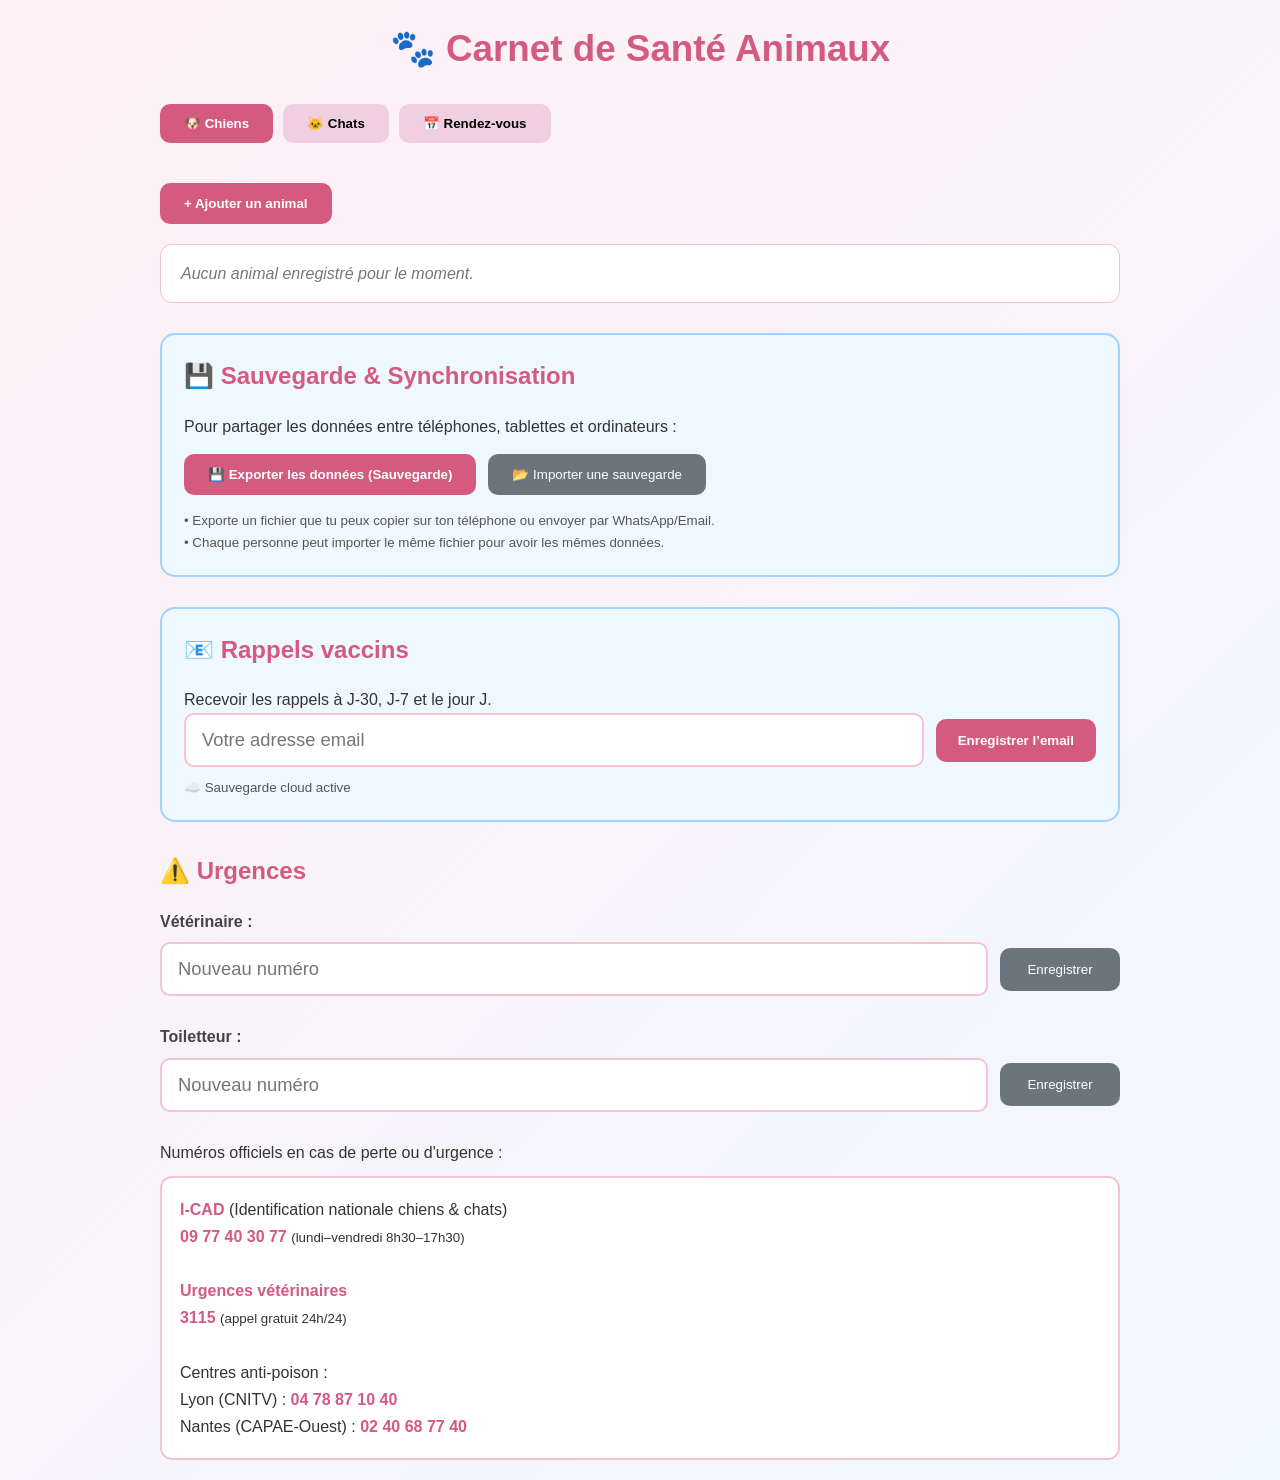
<file: index.html>
<!DOCTYPE html>
<html lang="fr">
<head>
    <meta charset="UTF-8">
    <meta name="viewport" content="width=device-width, initial-scale=1.0">
    <title>Carnet de Santé - Animaux</title>
    <link rel="stylesheet" href="style.css">
</head>
<body>

    <h1>🐾 Carnet de Santé Animaux</h1>

    <!-- Bannière d'alertes -->
    <div id="banniereAlertes" class="banniere-alertes cache">
        <div class="banniere-content">
            <span id="texteBanniere"></span>
            <button id="btnVoirAlertes" class="btn-secondaire">Voir les détails</button>
            <button id="btnFermerBanniere" class="btn-fermer">✕</button>
        </div>
    </div>

    <div id="app">

        <!-- Onglets -->
        <div class="onglets">
            <button class="onglet actif" data-type="chien">🐶 Chiens</button>
            <button class="onglet" data-type="chat">🐱 Chats</button>
            <button class="onglet" data-type="rendezvous">📅 Rendez-vous</button>
        </div>

        <!-- Bouton Ajouter un animal -->
        <button id="btnAjouter" class="btn-principal" style="margin: 20px 0;">+ Ajouter un animal</button>

        <!-- Liste des animaux -->
        <ul id="listeAnimaux"></ul>

        <!-- Bloc Sauvegarde & Synchronisation -->
        <div class="bloc-sauvegarde">
            <h2>💾 Sauvegarde & Synchronisation</h2>
            <p>Pour partager les données entre téléphones, tablettes et ordinateurs :</p>
            
            <div class="sauvegarde-boutons">
                <button onclick="exporterDonnees()" class="btn-principal">
                    💾 Exporter les données (Sauvegarde)
                </button>
                <button onclick="importerDonnees()" class="btn-secondaire">
                    📂 Importer une sauvegarde
                </button>
            </div>
            
            <small style="display:block; margin-top:12px; color:#555;">
                • Exporte un fichier que tu peux copier sur ton téléphone ou envoyer par WhatsApp/Email.<br>
                • Chaque personne peut importer le même fichier pour avoir les mêmes données.
            </small>
        </div>

        <!-- Rappels email -->
        <div class="bloc-sauvegarde">
            <h2>📧 Rappels vaccins</h2>
            <p>Recevoir les rappels à J-30, J-7 et le jour J.</p>
            <div class="phone-row">
                <input type="email" id="emailRappels" placeholder="Votre adresse email">
                <button id="btnEmailRappels" class="btn-principal">Enregistrer l’email</button>
            </div>
            <small id="statutCloud" style="display:block; margin-top:10px; color:#555;">☁️ Sauvegarde cloud active</small>
        </div>

        <!-- Bloc Urgences -->
        <div id="blocUrgences">
            <h2>⚠️ Urgences</h2>

            <!-- Vétérinaire -->
            <div class="phone-group">
                <label>Vétérinaire :</label>
                <div class="phone-row">
                    <input type="tel" id="urgenceVeto" placeholder="Nouveau numéro" maxlength="14" inputmode="numeric">
                    <button id="btnVeto" class="btn-secondaire">Enregistrer</button>
                </div>
                <div id="affichageVeto" class="numero-affiche cache"></div>
            </div>

            <!-- Toiletteur -->
            <div class="phone-group">
                <label>Toiletteur :</label>
                <div class="phone-row">
                    <input type="tel" id="urgenceToiletteur" placeholder="Nouveau numéro" maxlength="14" inputmode="numeric">
                    <button id="btnToiletteur" class="btn-secondaire">Enregistrer</button>
                </div>
                <div id="affichageToiletteur" class="numero-affiche cache"></div>
            </div>

            <!-- Numéros officiels importants -->
            <label>Numéros officiels en cas de perte ou d'urgence :</label>
            <div class="numeroFixe">
                <strong>I-CAD</strong> (Identification nationale chiens & chats)<br>
                <a href="tel:0977403077" style="color:#d45a80; font-weight:bold;">09 77 40 30 77</a> 
                <small>(lundi–vendredi 8h30–17h30)</small><br><br>

                <strong>Urgences vétérinaires</strong><br>
                <a href="tel:3115" style="color:#d45a80; font-weight:bold;">3115</a> 
                <small>(appel gratuit 24h/24)</small><br><br>

                Centres anti-poison :<br>
                Lyon (CNITV) : <strong><a href="tel:0478871040">04 78 87 10 40</a></strong><br>
                Nantes (CAPAE-Ouest) : <strong><a href="tel:0240687740">02 40 68 77 40</a></strong>
            </div>
        </div>

        <!-- Fiche animal -->
        <div id="ficheAnimal" class="cache"></div>

    </div>

    <script src="storage-safe.js"></script>
<script src="cloud-sync.js"></script>
<script src="script.js"></script>
</body>
</html>
</file>
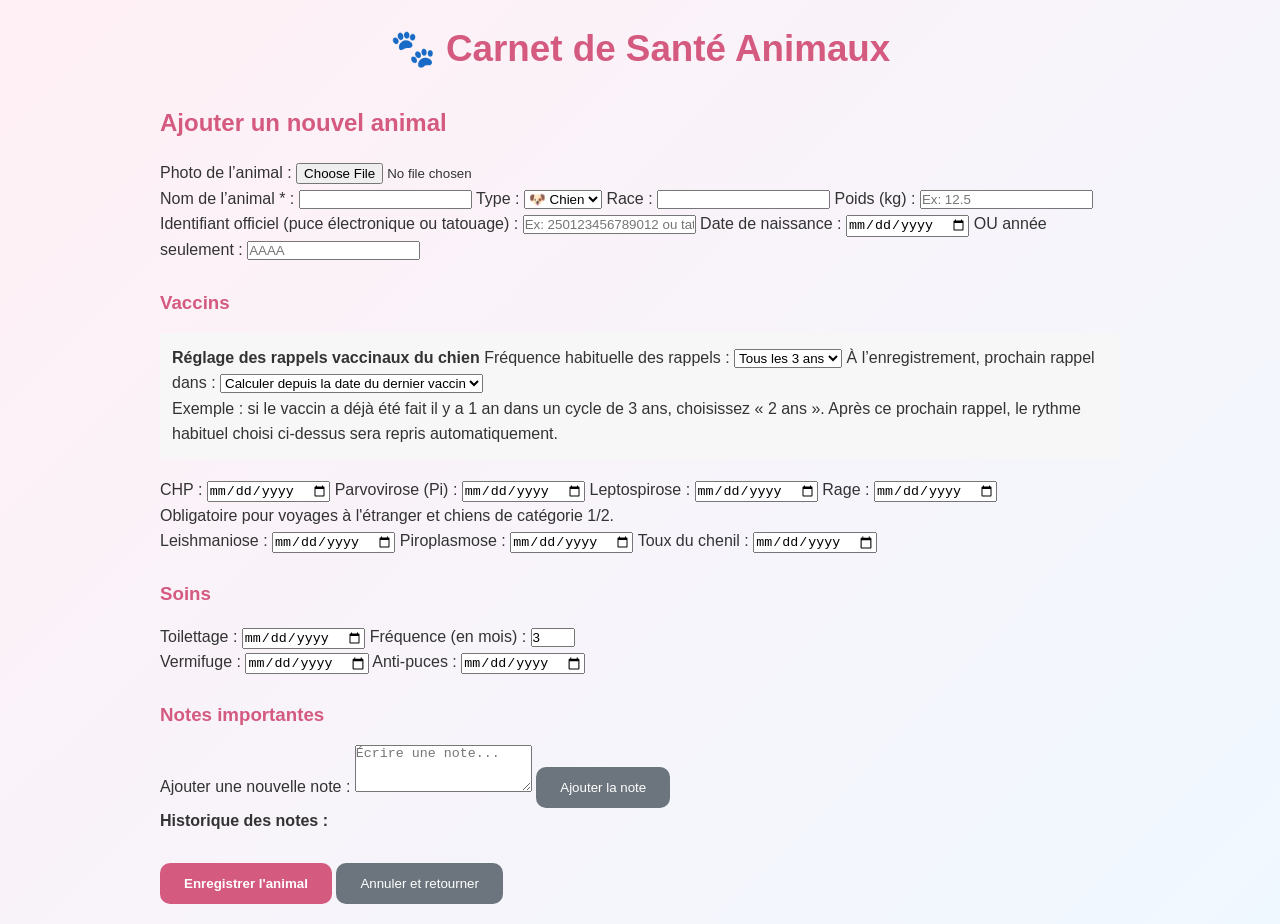
<file: ajout.html>
<!DOCTYPE html>
<html lang="fr">
<head>
    <meta charset="UTF-8">
    <meta name="viewport" content="width=device-width, initial-scale=1.0">
    <title>Ajouter / Modifier un animal</title>
    <link rel="stylesheet" href="style.css">
</head>
<body>

<h1>🐾 Carnet de Santé Animaux</h1>

<div id="formulaireContainer">
    <h2 id="titreFormulaire">Ajouter un nouvel animal</h2>

    <!-- PHOTO -->
    <div class="form-bloc">
        <label>Photo de l’animal :</label>
        <input type="file" id="photoInput" accept="image/*">
        <div id="photoPreviewContainer" class="cache">
            <img id="photoPreview" class="photoCarree" alt="Aperçu de la photo">
            <button id="btnSupprimerPhoto" class="btn-secondaire">Supprimer la photo</button>
        </div>
    </div>

    <div class="form-bloc">
        <label>Nom de l’animal * :</label>
        <input id="nomInput" required>

        <label>Type :</label>
        <select id="typeInput">
            <option value="chien">🐶 Chien</option>
            <option value="chat">🐱 Chat</option>
        </select>

        <label id="labelExterieur" class="cache">
            <input type="checkbox" id="exterieurInput"> Accès extérieur (chat uniquement)
        </label>

        <label>Race :</label>
        <input id="raceInput">

        <label>Poids (kg) :</label>
        <input id="poidsInput" type="number" step="0.1" placeholder="Ex: 12.5">

        <!-- Nouveau champ : Identifiant officiel -->
        <label>Identifiant officiel (puce électronique ou tatouage) :</label>
        <input id="identifiantInput" placeholder="Ex: 250123456789012 ou tatouage AB123">

        <label>Date de naissance :</label>
        <input type="date" id="dateNaissanceInput">

        <label>OU année seulement :</label>
        <input id="anneeInput" placeholder="AAAA" maxlength="4" type="number">
    </div>

    <!-- Vaccins -->
    <h3>Vaccins</h3>
    <div id="vaccinsChien" class="form-bloc">
        <div class="form-bloc" style="background:#f7f7f7; padding:12px; margin-bottom:18px;">
            <strong>Réglage des rappels vaccinaux du chien</strong>

            <label>Fréquence habituelle des rappels :</label>
            <select id="freq_vaccins_chien">
                <option value="12">Tous les ans</option>
                <option value="36" selected>Tous les 3 ans</option>
            </select>

            <label>À l’enregistrement, prochain rappel dans :</label>
            <select id="delai_initial_vaccins_chien">
                <option value="">Calculer depuis la date du dernier vaccin</option>
                <option value="1">1 an</option>
                <option value="2">2 ans</option>
                <option value="3">3 ans</option>
            </select>
            <p class="info">Exemple : si le vaccin a déjà été fait il y a 1 an dans un cycle de 3 ans, choisissez « 2 ans ». Après ce prochain rappel, le rythme habituel choisi ci-dessus sera repris automatiquement.</p>
        </div>
        <label>CHP :</label>
        <input type="date" id="v_chp">

        <label>Parvovirose (Pi) :</label>
        <input type="date" id="v_pi">

        <label>Leptospirose :</label>
        <input type="date" id="v_l">

        <label>Rage :</label>
        <input type="date" id="v_rage_chien">
        <p class="info">Obligatoire pour voyages à l'étranger et chiens de catégorie 1/2.</p>

        <label>Leishmaniose :</label>
        <input type="date" id="v_leish">

        <label>Piroplasmose :</label>
        <input type="date" id="v_piro">

        <label>Toux du chenil :</label>
        <input type="date" id="v_toux">
    </div>

    <div id="vaccinsChat" class="form-bloc cache">
        <div class="form-bloc" style="background:#f7f7f7; padding:12px; margin-bottom:18px;">
            <strong>Réglage des rappels vaccinaux du chat</strong>

            <label>Fréquence habituelle des rappels :</label>
            <select id="freq_vaccins_chat">
                <option value="">Automatique selon âge / accès extérieur</option>
                <option value="12">Tous les ans</option>
                <option value="36">Tous les 3 ans</option>
            </select>

            <label>À l’enregistrement, prochain rappel dans :</label>
            <select id="delai_initial_vaccins_chat">
                <option value="">Calculer depuis la date du dernier vaccin</option>
                <option value="1">1 an</option>
                <option value="2">2 ans</option>
                <option value="3">3 ans</option>
            </select>
            <p class="info">Si le chat est déjà dans un cycle de 3 ans commencé depuis 1 an, choisissez « 2 ans ». Après ce rappel, le logiciel reprend la fréquence habituelle ou le calcul automatique.</p>
        </div>
        <label>Typhus :</label>
        <input type="date" id="v_typhus">

        <label>Coryza :</label>
        <input type="date" id="v_coryza">

        <label>Leucose :</label>
        <input type="date" id="v_leucose">

        <label>Rage :</label>
        <input type="date" id="v_rage_chat">
        <p class="info">Obligatoire uniquement pour voyages à l'étranger.</p>
    </div>

    <!-- Soins -->
    <h3>Soins</h3>
    <div class="form-bloc">
        <div id="toilettageBloc">
            <label>Toilettage :</label>
            <input type="date" id="s_toilettage">

            <label>Fréquence (en mois) :</label>
            <input type="number" id="freq_toilettage" min="1" max="12" value="3">
        </div>

        <label>Vermifuge :</label>
        <input type="date" id="s_vermifuge">

        <label>Anti-puces :</label>
        <input type="date" id="s_antipuces">
    </div>

    <!-- Notes importantes -->
    <h3>Notes importantes</h3>
    <div class="form-bloc">
        <label>Ajouter une nouvelle note :</label>
        <textarea id="nouvelleNote" rows="3" placeholder="Écrire une note..."></textarea>
        <button id="btnAjouterNote" class="btn-secondaire">Ajouter la note</button>

        <h4>Historique des notes :</h4>
        <div id="historiqueNotes"></div>
    </div>

    <div style="margin-top: 30px;">
        <button id="btnEnregistrer" class="btn-principal">Enregistrer</button>
        <button id="btnAnnuler" class="btn-secondaire">Annuler et retourner</button>
    </div>
</div>

<script src="storage-safe.js"></script>
<script src="cloud-sync.js"></script>
<script src="ajout-script.js"></script>
</body>
</html>
</file>
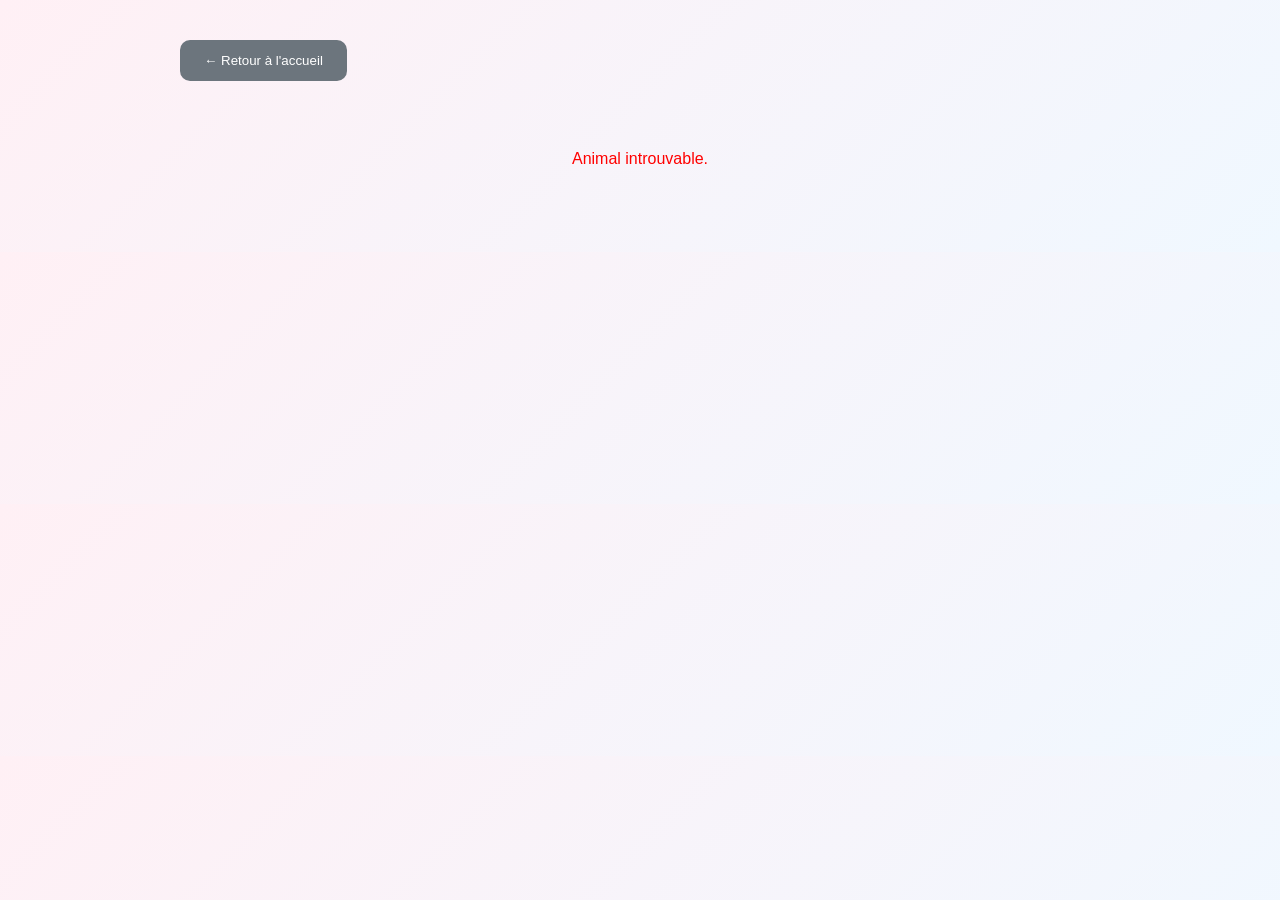
<file: fiche.html>
<!DOCTYPE html>
<html lang="fr">
<head>
    <meta charset="UTF-8">
    <meta name="viewport" content="width=device-width, initial-scale=1.0">
    <title>Fiche Animal - Carnet de Santé</title>
    <link rel="stylesheet" href="style.css">
</head>
<body>

    <div style="max-width: 1000px; margin: 0 auto; padding: 20px;">
        
        <!-- Bouton Retour -->
        <button onclick="retourAccueil()" class="btn-secondaire" style="margin-bottom: 25px;">
            ← Retour à l'accueil
        </button>

        <!-- Contenu de la fiche -->
        <div id="ficheContent"></div>

    </div>

    <script src="storage-safe.js"></script>
<script src="cloud-sync.js"></script>
<script src="script.js"></script>
</body>
</html>
</file>
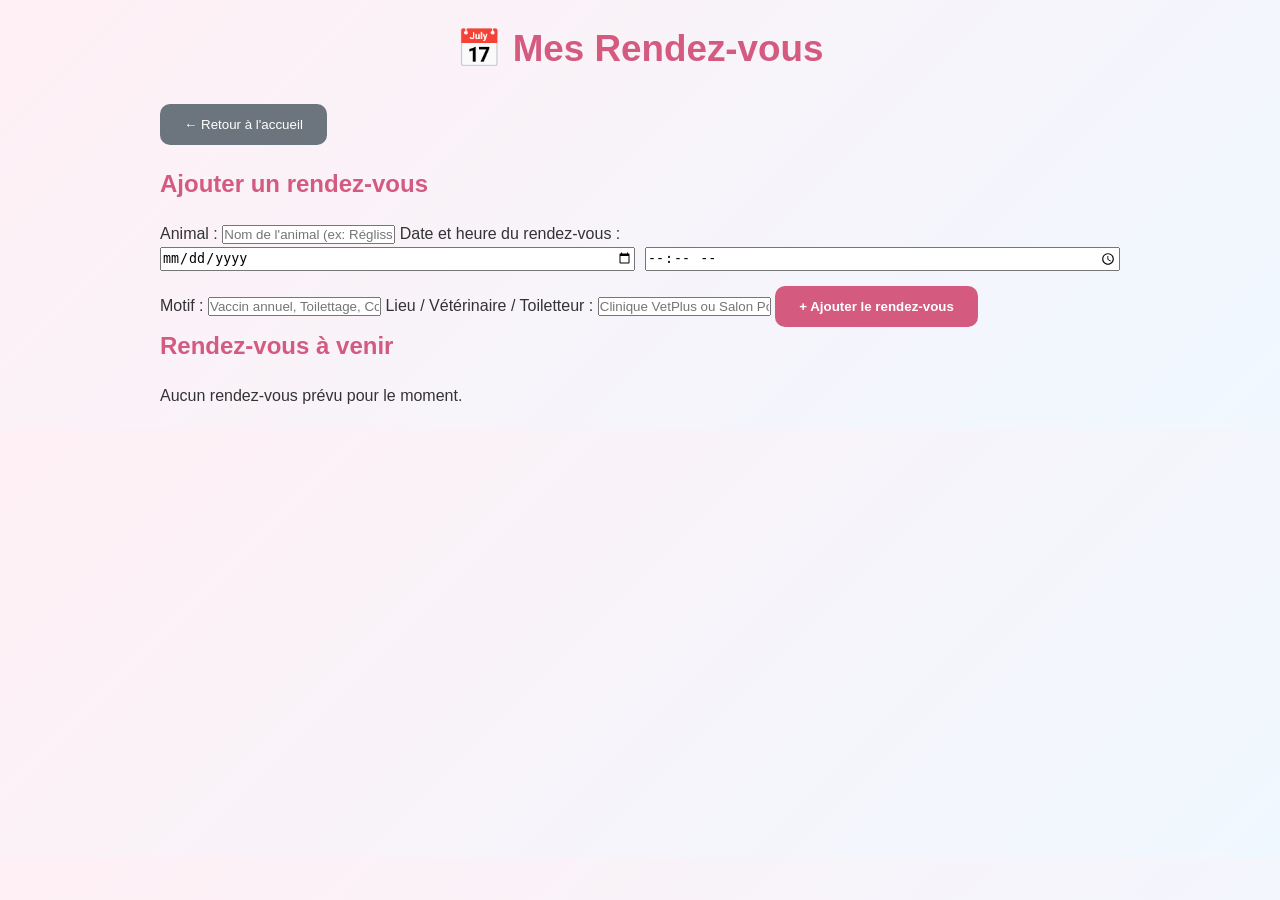
<file: rendezvous.html>
<!DOCTYPE html>
<html lang="fr">
<head>
    <meta charset="UTF-8">
    <meta name="viewport" content="width=device-width, initial-scale=1.0">
    <title>Rendez-vous - Carnet de Santé</title>
    <link rel="stylesheet" href="style.css">
</head>
<body>

    <h1>📅 Mes Rendez-vous</h1>

    <button onclick="retourAccueil()" class="btn-secondaire" style="margin-bottom: 20px;">
        ← Retour à l'accueil
    </button>

    <div class="form-bloc">
        <h2>Ajouter un rendez-vous</h2>
        
        <label>Animal :</label>
        <input type="text" id="rdvAnimal" placeholder="Nom de l'animal (ex: Réglisse)">

        <label>Date et heure du rendez-vous :</label>
        <div style="display: flex; gap: 10px;">
            <input type="date" id="rdvDate" style="flex: 1;">
            <input type="time" id="rdvHeure" style="flex: 1;">
        </div>

        <label>Motif :</label>
        <input type="text" id="rdvMotif" placeholder="Vaccin annuel, Toilettage, Contrôle...">

        <label>Lieu / Vétérinaire / Toiletteur :</label>
        <input type="text" id="rdvLieu" placeholder="Clinique VetPlus ou Salon Poils & Griffes">

        <button onclick="ajouterRendezVous()" class="btn-principal" style="margin-top: 15px;">
            + Ajouter le rendez-vous
        </button>
    </div>

    <h2>Rendez-vous à venir</h2>
    <div id="listeRendezVous"></div>

    <script src="storage-safe.js"></script>
<script src="cloud-sync.js"></script>
<script src="rendezvous-script.js"></script>
</body>
</html>
</file>
<file: style.css>
/* =====================================
   CARNET DE SANTÉ ANIMAUX - STYLE.CSS
   Version finale complète
   ===================================== */

* {
    margin: 0;
    padding: 0;
    box-sizing: border-box;
}

body {
    font-family: 'Segoe UI', Tahoma, Geneva, Verdana, sans-serif;
    background: linear-gradient(135deg, #fff0f5, #f0f8ff);
    color: #333;
    line-height: 1.6;
    padding: 20px;
    max-width: 1000px;
    margin: 0 auto;
}

h1 {
    text-align: center;
    color: #d45a80;
    margin-bottom: 25px;
    font-size: 2.3em;
}

h2 {
    color: #d45a80;
    margin-bottom: 18px;
}

h3 {
    color: #d45a80;
    margin: 25px 0 15px 0;
}

/* ====================== BANNER ALERTES ====================== */
.banniere-alertes {
    background: linear-gradient(135deg, #fff3e0, #ffe0b2);
    border: 3px solid #f57c00;
    border-radius: 12px;
    padding: 14px 18px;
    margin: 15px 0 25px 0;
    box-shadow: 0 6px 20px rgba(245, 124, 0, 0.25);
    display: flex;
    align-items: center;
    justify-content: space-between;
    font-weight: 500;
    color: #e65100;
}

.banniere-alertes .banniere-content {
    display: flex;
    align-items: center;
    gap: 15px;
    flex-wrap: wrap;
    width: 100%;
}

#texteBanniere {
    flex: 1;
    font-size: 1.05em;
}

.btn-fermer {
    background: none;
    border: none;
    font-size: 1.8em;
    color: #e65100;
    cursor: pointer;
    padding: 0 10px;
    line-height: 1;
}

.btn-fermer:hover {
    color: #c62828;
    transform: scale(1.2);
}

/* ====================== ONGLET ====================== */
.onglets {
    display: flex;
    gap: 10px;
    margin-bottom: 20px;
    flex-wrap: wrap;
}

.onglet {
    padding: 12px 24px;
    background: #f0d0e0;
    border: none;
    border-radius: 10px;
    cursor: pointer;
    font-weight: bold;
    transition: all 0.3s;
}

.onglet.actif {
    background: #d45a80;
    color: white;
}

/* ====================== LISTE ANIMAUX ====================== */
#listeAnimaux {
    list-style: none;
}

#listeAnimaux li {
    padding: 16px 20px;
    background: white;
    margin-bottom: 10px;
    border-radius: 12px;
    cursor: pointer;
    border: 1px solid #f8c1d4;
    transition: 0.3s;
}

#listeAnimaux li:hover {
    background: #fff0f5;
    transform: translateX(8px);
}

/* ====================== PHOTO ====================== */
.photoCarree {
    width: 100%;
    max-width: 240px;
    height: 240px;
    object-fit: contain;
    background: #f8f8f8;
    border-radius: 20px;
    border: 6px solid white;
    box-shadow: 0 8px 25px rgba(0,0,0,0.15);
    padding: 12px;
    box-sizing: border-box;
}

@media (max-width: 700px) {
    .ficheHeader {
        flex-direction: column;
        align-items: center;
        text-align: center;
        gap: 20px;
    }
    .photoCarree {
        max-width: 300px;
        height: 300px;
    }
}

/* ====================== URGENCES ====================== */
.phone-group {
    margin-bottom: 28px;
}

.phone-group label {
    display: block;
    font-weight: 700;
    margin-bottom: 8px;
    color: #444;
}

.phone-row {
    display: flex;
    align-items: center;
    gap: 12px;
}

.phone-row input {
    flex: 1;
    padding: 14px 16px;
    font-size: 1.15em;
    border: 2px solid #f8c1d4;
    border-radius: 10px;
    background: white;
}

.phone-row button {
    padding: 14px 22px;
    min-width: 120px;
}

.numero-affiche {
    margin-top: 10px;
    padding: 14px 16px;
    background: #fff0f5;
    border: 2px solid #d45a80;
    border-radius: 10px;
    font-size: 1.15em;
    font-weight: bold;
}

.numero-affiche a {
    color: #d45a80;
    text-decoration: none;
}

.numero-affiche a:hover {
    text-decoration: underline;
}

.numeroFixe {
    background: white;
    padding: 18px;
    border-radius: 12px;
    border: 2px solid #f8c1d4;
    margin-top: 10px;
    line-height: 1.7;
}

.numeroFixe strong {
    color: #d45a80;
}

.numeroFixe a {
    color: #d45a80;
    text-decoration: none;
    font-weight: bold;
}

.numeroFixe a:hover {
    text-decoration: underline;
}

/* ====================== NOTES ====================== */
.noteItem {
    background: #fff9fb;
    padding: 14px 18px;
    margin-bottom: 12px;
    border-left: 6px solid #d45a80;
    border-radius: 10px;
    position: relative;
}

.btn-supprimer-note {
    position: absolute;
    top: 12px;
    right: 12px;
    background: #e74c3c;
    color: white;
    border: none;
    padding: 5px 10px;
    border-radius: 6px;
    font-size: 0.85em;
    cursor: pointer;
}

.btn-supprimer-note:hover {
    background: #c0392b;
}

/* ====================== RENDEZ-VOUS ====================== */
.rdv-item {
    background: white;
    padding: 16px;
    margin-bottom: 12px;
    border-radius: 12px;
    border-left: 6px solid #3498db;
    box-shadow: 0 2px 8px rgba(0,0,0,0.08);
}

/* ====================== BLOC SAUVEGARDE ====================== */
.bloc-sauvegarde {
    background: #f0f8ff;
    padding: 22px;
    border-radius: 15px;
    margin: 30px 0;
    border: 2px solid #a0d2ff;
}

.sauvegarde-boutons {
    display: flex;
    gap: 12px;
    flex-wrap: wrap;
    margin: 15px 0;
}

/* ====================== BOUTONS ====================== */
.btn-principal {
    background: #d45a80;
    color: white;
    border: none;
    padding: 13px 24px;
    border-radius: 10px;
    cursor: pointer;
    font-weight: bold;
}

.btn-secondaire {
    background: #6c757d;
    color: white;
    border: none;
    padding: 13px 24px;
    border-radius: 10px;
    cursor: pointer;
}

.btn-principal:hover, .btn-secondaire:hover {
    opacity: 0.9;
}

/* ====================== CACHE & MODALE ====================== */
.cache {
    display: none !important;
}

.modal-alertes .modal-overlay {
    position: fixed;
    inset: 0;
    background: rgba(0,0,0,0.75);
    display: flex;
    align-items: center;
    justify-content: center;
    z-index: 2000;
}

.modal-alertes .modal-content {
    background: white;
    padding: 25px;
    border-radius: 18px;
    max-width: 520px;
    width: 90%;
    max-height: 85vh;
    overflow-y: auto;
    box-shadow: 0 15px 40px rgba(0,0,0,0.4);
}

/* ====================== RESPONSIVE ====================== */
@media (max-width: 650px) {
    .phone-row {
        flex-direction: column;
        align-items: stretch;
        gap: 10px;
    }
    
    body {
        padding: 15px;
    }
}

/* ====================== BLOC SAUVEGARDE ====================== */
.bloc-sauvegarde {
    background: #f0f8ff;
    padding: 22px;
    border-radius: 15px;
    margin: 30px 0;
    border: 2px solid #a0d2ff;
}

.sauvegarde-boutons {
    display: flex;
    gap: 12px;
    flex-wrap: wrap;
    margin: 15px 0;
}
</file>
